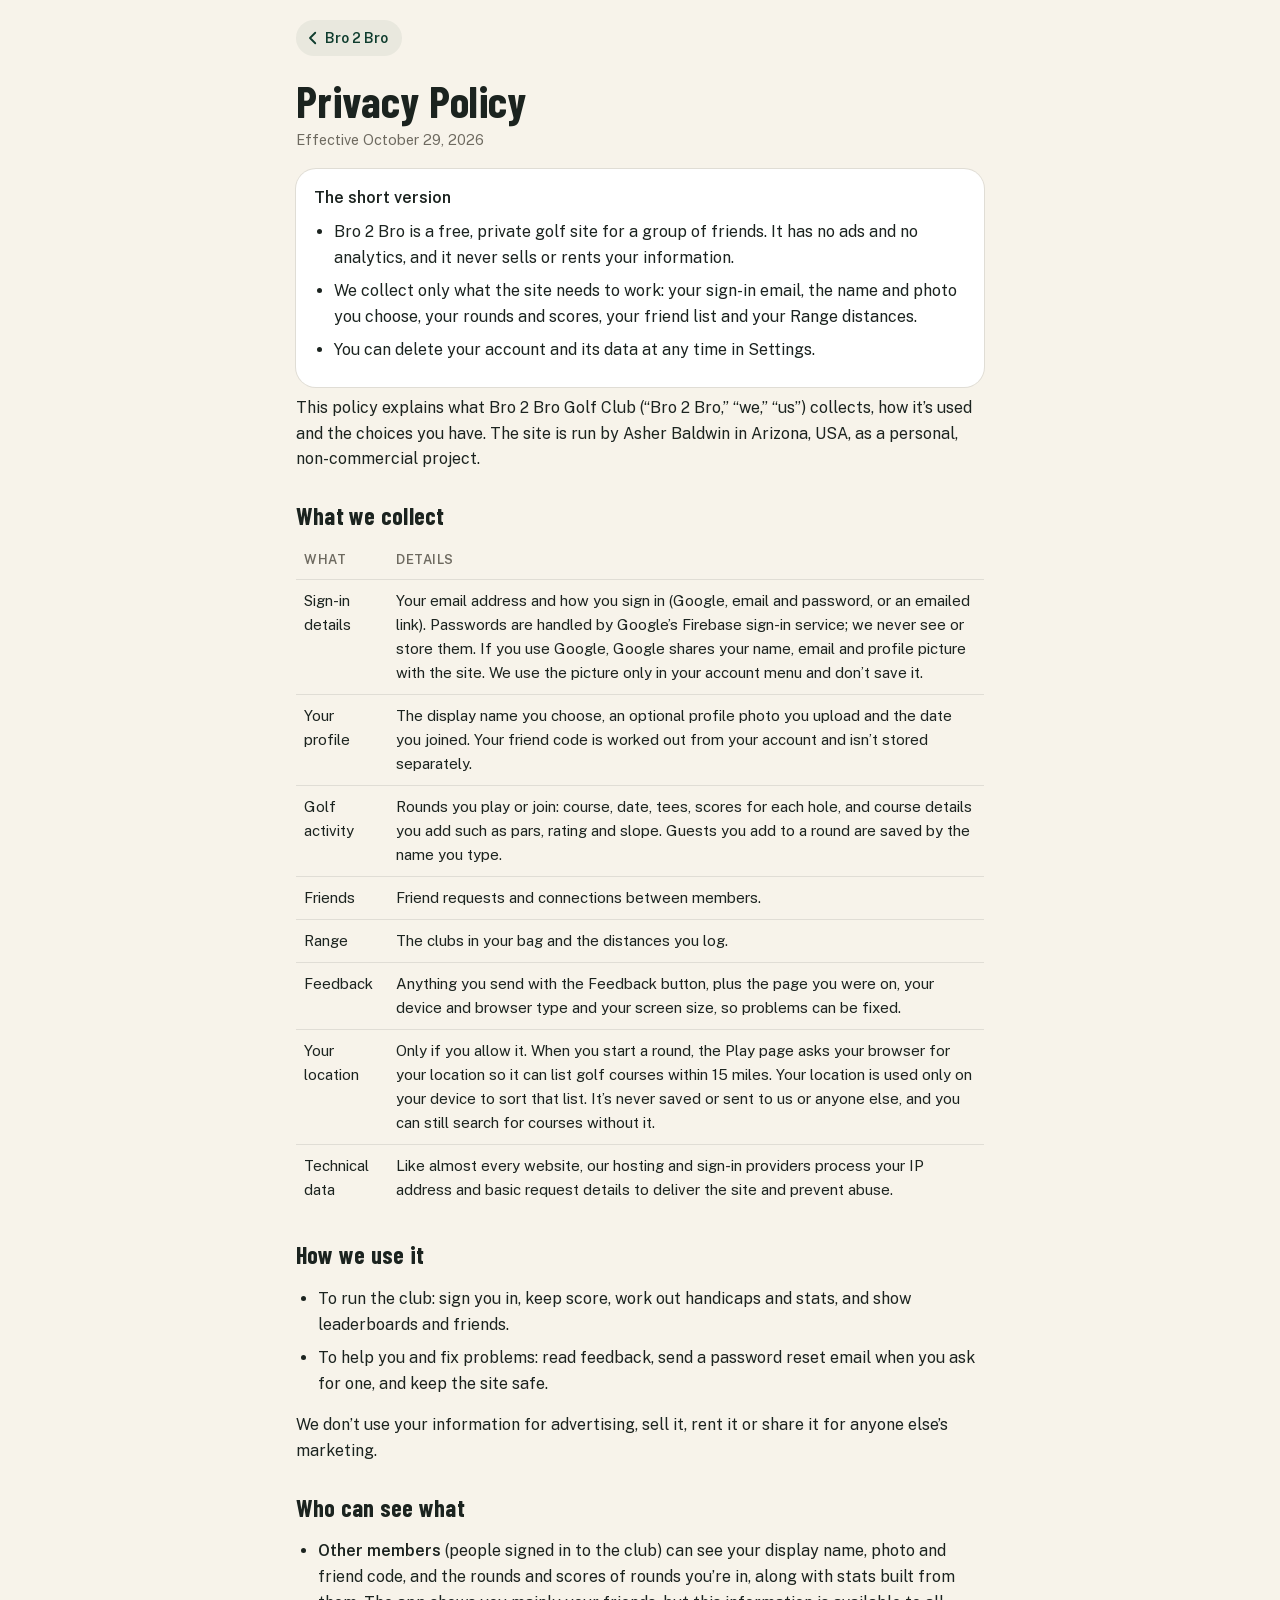
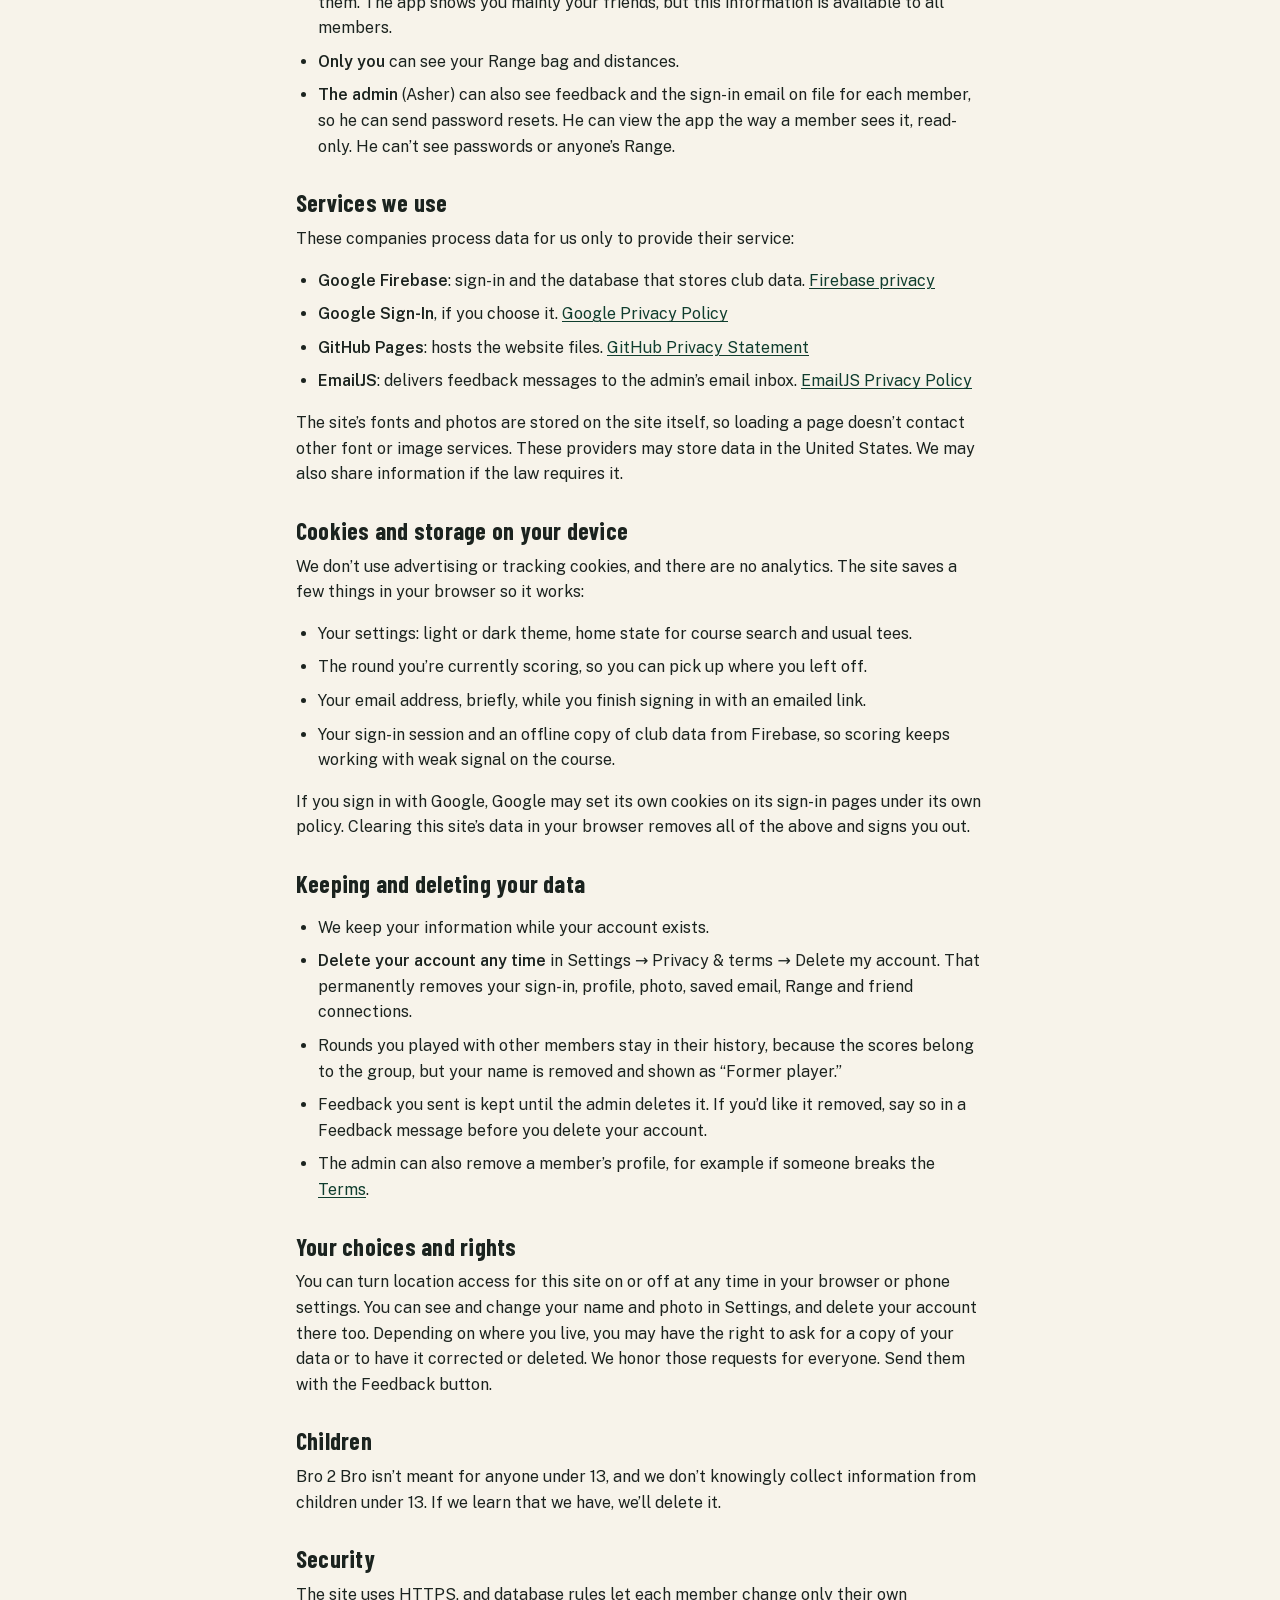
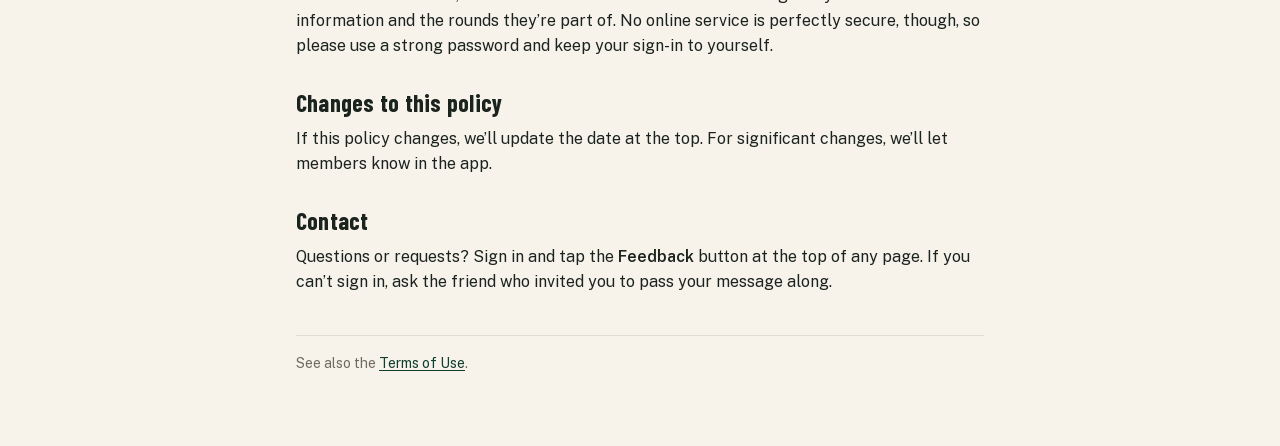
<file: privacy.html>
<!DOCTYPE html>
<html lang="en">
<head>
<meta charset="utf-8">
<meta name="viewport" content="width=device-width, initial-scale=1, viewport-fit=cover">
<title>Privacy Policy · Bro 2 Bro Golf Club</title>
<link rel="icon" type="image/png" href="favicon.png?v=2">
<link href="fonts/fonts.css" rel="stylesheet">
<link href="legal.css" rel="stylesheet">
<script>try{if(localStorage.getItem('ww-theme')==='dark')document.documentElement.dataset.theme='dark'}catch(e){}</script>
</head>
<body>
<main>
<a class="back" href="./"><svg viewBox="0 0 24 24" aria-hidden="true"><path d="M15 5l-7 7 7 7" fill="none" stroke="currentColor" stroke-width="2.4" stroke-linecap="round" stroke-linejoin="round"/></svg>Bro 2 Bro</a>
<h1>Privacy Policy</h1>
<p class="date">Effective October 29, 2026</p>

<div class="sum"><b>The short version</b>
<ul>
<li>Bro 2 Bro is a free, private golf site for a group of friends. It has no ads and no analytics, and it never sells or rents your information.</li>
<li>We collect only what the site needs to work: your sign-in email, the name and photo you choose, your rounds and scores, your friend list and your Range distances.</li>
<li>You can delete your account and its data at any time in Settings.</li>
</ul></div>

<p>This policy explains what Bro 2 Bro Golf Club (“Bro 2 Bro,” “we,” “us”) collects, how it’s used and the choices you have. The site is run by Asher Baldwin in Arizona, USA, as a personal, non-commercial project.</p>

<h2>What we collect</h2>
<table>
<tr><th>What</th><th>Details</th></tr>
<tr><td>Sign-in details</td><td>Your email address and how you sign in (Google, email and password, or an emailed link). Passwords are handled by Google’s Firebase sign-in service; we never see or store them. If you use Google, Google shares your name, email and profile picture with the site. We use the picture only in your account menu and don’t save it.</td></tr>
<tr><td>Your profile</td><td>The display name you choose, an optional profile photo you upload and the date you joined. Your friend code is worked out from your account and isn’t stored separately.</td></tr>
<tr><td>Golf activity</td><td>Rounds you play or join: course, date, tees, scores for each hole, and course details you add such as pars, rating and slope. Guests you add to a round are saved by the name you type.</td></tr>
<tr><td>Friends</td><td>Friend requests and connections between members.</td></tr>
<tr><td>Range</td><td>The clubs in your bag and the distances you log.</td></tr>
<tr><td>Feedback</td><td>Anything you send with the Feedback button, plus the page you were on, your device and browser type and your screen size, so problems can be fixed.</td></tr>
<tr><td>Your location</td><td>Only if you allow it. When you start a round, the Play page asks your browser for your location so it can list golf courses within 15 miles. Your location is used only on your device to sort that list. It’s never saved or sent to us or anyone else, and you can still search for courses without it.</td></tr>
<tr><td>Technical data</td><td>Like almost every website, our hosting and sign-in providers process your IP address and basic request details to deliver the site and prevent abuse.</td></tr>
</table>

<h2>How we use it</h2>
<ul>
<li>To run the club: sign you in, keep score, work out handicaps and stats, and show leaderboards and friends.</li>
<li>To help you and fix problems: read feedback, send a password reset email when you ask for one, and keep the site safe.</li>
</ul>
<p>We don’t use your information for advertising, sell it, rent it or share it for anyone else’s marketing.</p>

<h2>Who can see what</h2>
<ul>
<li><b>Other members</b> (people signed in to the club) can see your display name, photo and friend code, and the rounds and scores of rounds you’re in, along with stats built from them. The app shows you mainly your friends, but this information is available to all members.</li>
<li><b>Only you</b> can see your Range bag and distances.</li>
<li><b>The admin</b> (Asher) can also see feedback and the sign-in email on file for each member, so he can send password resets. He can view the app the way a member sees it, read-only. He can’t see passwords or anyone’s Range.</li>
</ul>

<h2>Services we use</h2>
<p>These companies process data for us only to provide their service:</p>
<ul>
<li><b>Google Firebase</b>: sign-in and the database that stores club data. <a href="https://firebase.google.com/support/privacy">Firebase privacy</a></li>
<li><b>Google Sign-In</b>, if you choose it. <a href="https://policies.google.com/privacy">Google Privacy Policy</a></li>
<li><b>GitHub Pages</b>: hosts the website files. <a href="https://docs.github.com/site-policy/privacy-policies/github-general-privacy-statement">GitHub Privacy Statement</a></li>
<li><b>EmailJS</b>: delivers feedback messages to the admin’s email inbox. <a href="https://www.emailjs.com/legal/privacy-policy/">EmailJS Privacy Policy</a></li>
</ul>
<p>The site’s fonts and photos are stored on the site itself, so loading a page doesn’t contact other font or image services. These providers may store data in the United States. We may also share information if the law requires it.</p>

<h2>Cookies and storage on your device</h2>
<p>We don’t use advertising or tracking cookies, and there are no analytics. The site saves a few things in your browser so it works:</p>
<ul>
<li>Your settings: light or dark theme, home state for course search and usual tees.</li>
<li>The round you’re currently scoring, so you can pick up where you left off.</li>
<li>Your email address, briefly, while you finish signing in with an emailed link.</li>
<li>Your sign-in session and an offline copy of club data from Firebase, so scoring keeps working with weak signal on the course.</li>
</ul>
<p>If you sign in with Google, Google may set its own cookies on its sign-in pages under its own policy. Clearing this site’s data in your browser removes all of the above and signs you out.</p>

<h2>Keeping and deleting your data</h2>
<ul>
<li>We keep your information while your account exists.</li>
<li><b>Delete your account any time</b> in Settings → Privacy &amp; terms → Delete my account. That permanently removes your sign-in, profile, photo, saved email, Range and friend connections.</li>
<li>Rounds you played with other members stay in their history, because the scores belong to the group, but your name is removed and shown as “Former player.”</li>
<li>Feedback you sent is kept until the admin deletes it. If you’d like it removed, say so in a Feedback message before you delete your account.</li>
<li>The admin can also remove a member’s profile, for example if someone breaks the <a href="terms.html">Terms</a>.</li>
</ul>

<h2>Your choices and rights</h2>
<p>You can turn location access for this site on or off at any time in your browser or phone settings. You can see and change your name and photo in Settings, and delete your account there too. Depending on where you live, you may have the right to ask for a copy of your data or to have it corrected or deleted. We honor those requests for everyone. Send them with the Feedback button.</p>

<h2>Children</h2>
<p>Bro 2 Bro isn’t meant for anyone under 13, and we don’t knowingly collect information from children under 13. If we learn that we have, we’ll delete it.</p>

<h2>Security</h2>
<p>The site uses HTTPS, and database rules let each member change only their own information and the rounds they’re part of. No online service is perfectly secure, though, so please use a strong password and keep your sign-in to yourself.</p>

<h2>Changes to this policy</h2>
<p>If this policy changes, we’ll update the date at the top. For significant changes, we’ll let members know in the app.</p>

<h2>Contact</h2>
<p>Questions or requests? Sign in and tap the <b>Feedback</b> button at the top of any page. If you can’t sign in, ask the friend who invited you to pass your message along.</p>

<p class="foot">See also the <a href="terms.html">Terms of Use</a>.</p>
</main>
</body>
</html>
</file>
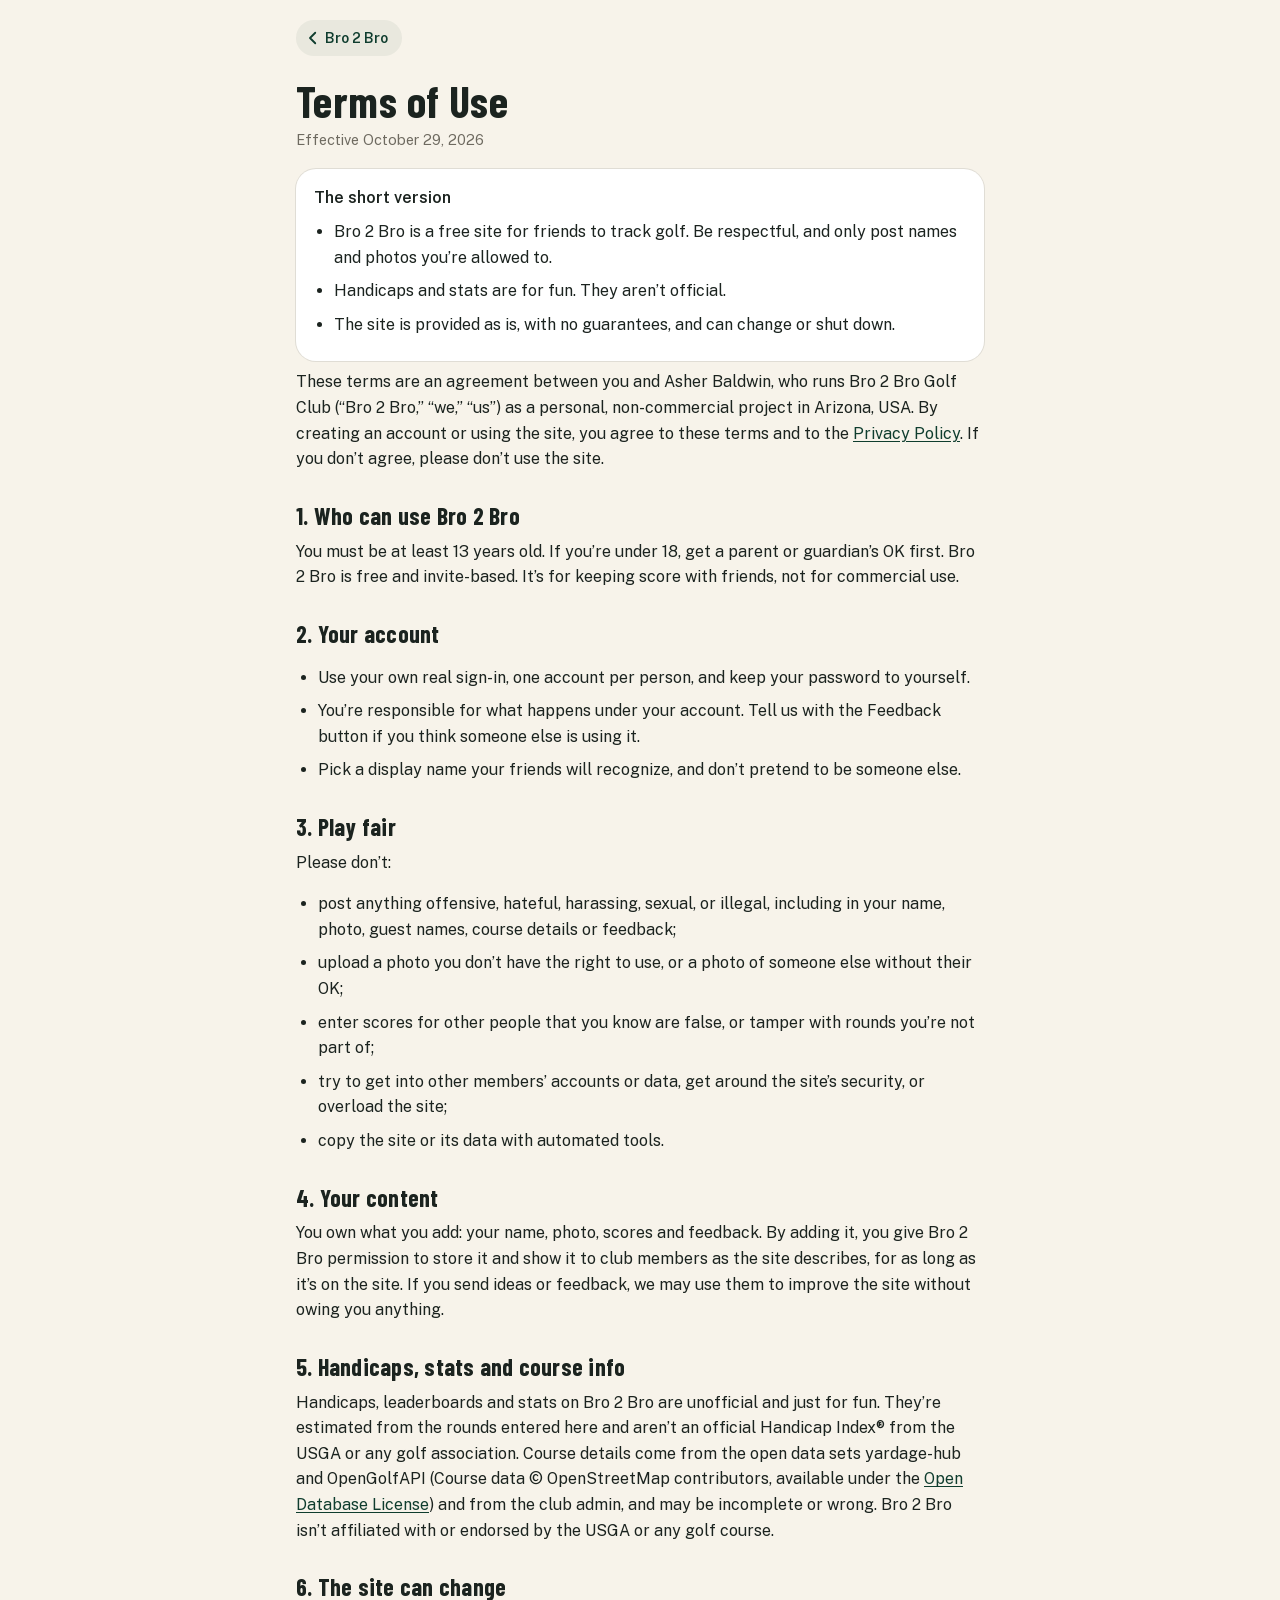
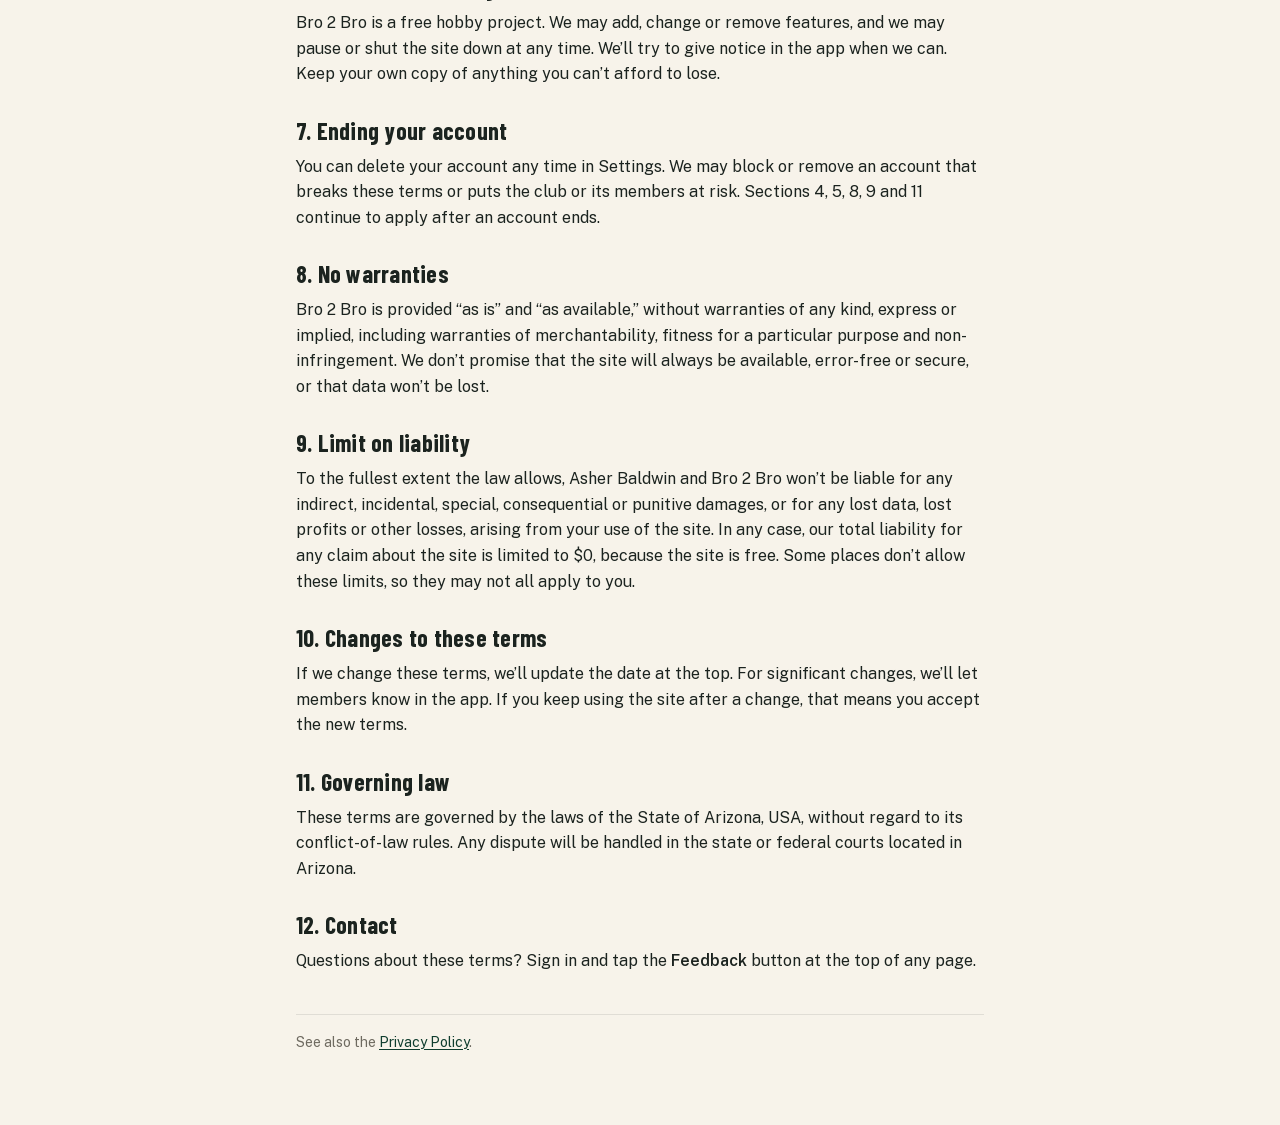
<file: terms.html>
<!DOCTYPE html>
<html lang="en">
<head>
<meta charset="utf-8">
<meta name="viewport" content="width=device-width, initial-scale=1, viewport-fit=cover">
<title>Terms of Use · Bro 2 Bro Golf Club</title>
<link rel="icon" type="image/png" href="favicon.png?v=2">
<link href="fonts/fonts.css" rel="stylesheet">
<link href="legal.css" rel="stylesheet">
<script>try{if(localStorage.getItem('ww-theme')==='dark')document.documentElement.dataset.theme='dark'}catch(e){}</script>
</head>
<body>
<main>
<a class="back" href="./"><svg viewBox="0 0 24 24" aria-hidden="true"><path d="M15 5l-7 7 7 7" fill="none" stroke="currentColor" stroke-width="2.4" stroke-linecap="round" stroke-linejoin="round"/></svg>Bro 2 Bro</a>
<h1>Terms of Use</h1>
<p class="date">Effective October 29, 2026</p>

<div class="sum"><b>The short version</b>
<ul>
<li>Bro 2 Bro is a free site for friends to track golf. Be respectful, and only post names and photos you’re allowed to.</li>
<li>Handicaps and stats are for fun. They aren’t official.</li>
<li>The site is provided as is, with no guarantees, and can change or shut down.</li>
</ul></div>

<p>These terms are an agreement between you and Asher Baldwin, who runs Bro 2 Bro Golf Club (“Bro 2 Bro,” “we,” “us”) as a personal, non-commercial project in Arizona, USA. By creating an account or using the site, you agree to these terms and to the <a href="privacy.html">Privacy Policy</a>. If you don’t agree, please don’t use the site.</p>

<h2>1. Who can use Bro 2 Bro</h2>
<p>You must be at least 13 years old. If you’re under 18, get a parent or guardian’s OK first. Bro 2 Bro is free and invite-based. It’s for keeping score with friends, not for commercial use.</p>

<h2>2. Your account</h2>
<ul>
<li>Use your own real sign-in, one account per person, and keep your password to yourself.</li>
<li>You’re responsible for what happens under your account. Tell us with the Feedback button if you think someone else is using it.</li>
<li>Pick a display name your friends will recognize, and don’t pretend to be someone else.</li>
</ul>

<h2>3. Play fair</h2>
<p>Please don’t:</p>
<ul>
<li>post anything offensive, hateful, harassing, sexual, or illegal, including in your name, photo, guest names, course details or feedback;</li>
<li>upload a photo you don’t have the right to use, or a photo of someone else without their OK;</li>
<li>enter scores for other people that you know are false, or tamper with rounds you’re not part of;</li>
<li>try to get into other members’ accounts or data, get around the site’s security, or overload the site;</li>
<li>copy the site or its data with automated tools.</li>
</ul>

<h2>4. Your content</h2>
<p>You own what you add: your name, photo, scores and feedback. By adding it, you give Bro 2 Bro permission to store it and show it to club members as the site describes, for as long as it’s on the site. If you send ideas or feedback, we may use them to improve the site without owing you anything.</p>

<h2>5. Handicaps, stats and course info</h2>
<p>Handicaps, leaderboards and stats on Bro 2 Bro are unofficial and just for fun. They’re estimated from the rounds entered here and aren’t an official Handicap Index® from the USGA or any golf association. Course details come from the open data sets yardage-hub and OpenGolfAPI (Course data © OpenStreetMap contributors, available under the <a href="https://opendatacommons.org/licenses/odbl/1-0/">Open Database License</a>) and from the club admin, and may be incomplete or wrong. Bro 2 Bro isn’t affiliated with or endorsed by the USGA or any golf course.</p>

<h2>6. The site can change</h2>
<p>Bro 2 Bro is a free hobby project. We may add, change or remove features, and we may pause or shut the site down at any time. We’ll try to give notice in the app when we can. Keep your own copy of anything you can’t afford to lose.</p>

<h2>7. Ending your account</h2>
<p>You can delete your account any time in Settings. We may block or remove an account that breaks these terms or puts the club or its members at risk. Sections 4, 5, 8, 9 and 11 continue to apply after an account ends.</p>

<h2>8. No warranties</h2>
<p>Bro 2 Bro is provided “as is” and “as available,” without warranties of any kind, express or implied, including warranties of merchantability, fitness for a particular purpose and non-infringement. We don’t promise that the site will always be available, error-free or secure, or that data won’t be lost.</p>

<h2>9. Limit on liability</h2>
<p>To the fullest extent the law allows, Asher Baldwin and Bro 2 Bro won’t be liable for any indirect, incidental, special, consequential or punitive damages, or for any lost data, lost profits or other losses, arising from your use of the site. In any case, our total liability for any claim about the site is limited to $0, because the site is free. Some places don’t allow these limits, so they may not all apply to you.</p>

<h2>10. Changes to these terms</h2>
<p>If we change these terms, we’ll update the date at the top. For significant changes, we’ll let members know in the app. If you keep using the site after a change, that means you accept the new terms.</p>

<h2>11. Governing law</h2>
<p>These terms are governed by the laws of the State of Arizona, USA, without regard to its conflict-of-law rules. Any dispute will be handled in the state or federal courts located in Arizona.</p>

<h2>12. Contact</h2>
<p>Questions about these terms? Sign in and tap the <b>Feedback</b> button at the top of any page.</p>

<p class="foot">See also the <a href="privacy.html">Privacy Policy</a>.</p>
</main>
</body>
</html>
</file>
<file: fonts/fonts.css>
/* Barlow Condensed and Public Sans, hosted with the site (SIL Open Font License, see the OFL files here) so visitors never load anything from Google Fonts. */
@font-face{font-family:'Barlow Condensed';font-style:normal;font-weight:500;font-display:swap;src:url(barlow-condensed-500-latin-ext.woff2) format('woff2');unicode-range:U+0100-02BA, U+02BD-02C5, U+02C7-02CC, U+02CE-02D7, U+02DD-02FF, U+0304, U+0308, U+0329, U+1D00-1DBF, U+1E00-1E9F, U+1EF2-1EFF, U+2020, U+20A0-20AB, U+20AD-20C4, U+2113, U+2C60-2C7F, U+A720-A7FF}
@font-face{font-family:'Barlow Condensed';font-style:normal;font-weight:500;font-display:swap;src:url(barlow-condensed-500-latin.woff2) format('woff2');unicode-range:U+0000-00FF, U+0131, U+0152-0153, U+02BB-02BC, U+02C6, U+02DA, U+02DC, U+0304, U+0308, U+0329, U+2000-206F, U+20AC, U+2122, U+2191, U+2193, U+2212, U+2215, U+FEFF, U+FFFD}
@font-face{font-family:'Barlow Condensed';font-style:normal;font-weight:700;font-display:swap;src:url(barlow-condensed-700-latin-ext.woff2) format('woff2');unicode-range:U+0100-02BA, U+02BD-02C5, U+02C7-02CC, U+02CE-02D7, U+02DD-02FF, U+0304, U+0308, U+0329, U+1D00-1DBF, U+1E00-1E9F, U+1EF2-1EFF, U+2020, U+20A0-20AB, U+20AD-20C4, U+2113, U+2C60-2C7F, U+A720-A7FF}
@font-face{font-family:'Barlow Condensed';font-style:normal;font-weight:700;font-display:swap;src:url(barlow-condensed-700-latin.woff2) format('woff2');unicode-range:U+0000-00FF, U+0131, U+0152-0153, U+02BB-02BC, U+02C6, U+02DA, U+02DC, U+0304, U+0308, U+0329, U+2000-206F, U+20AC, U+2122, U+2191, U+2193, U+2212, U+2215, U+FEFF, U+FFFD}
@font-face{font-family:'Public Sans';font-style:normal;font-weight:400;font-display:swap;src:url(public-sans-latin-ext.woff2) format('woff2');unicode-range:U+0100-02BA, U+02BD-02C5, U+02C7-02CC, U+02CE-02D7, U+02DD-02FF, U+0304, U+0308, U+0329, U+1D00-1DBF, U+1E00-1E9F, U+1EF2-1EFF, U+2020, U+20A0-20AB, U+20AD-20C4, U+2113, U+2C60-2C7F, U+A720-A7FF}
@font-face{font-family:'Public Sans';font-style:normal;font-weight:400;font-display:swap;src:url(public-sans-latin.woff2) format('woff2');unicode-range:U+0000-00FF, U+0131, U+0152-0153, U+02BB-02BC, U+02C6, U+02DA, U+02DC, U+0304, U+0308, U+0329, U+2000-206F, U+20AC, U+2122, U+2191, U+2193, U+2212, U+2215, U+FEFF, U+FFFD}
@font-face{font-family:'Public Sans';font-style:normal;font-weight:600;font-display:swap;src:url(public-sans-latin-ext.woff2) format('woff2');unicode-range:U+0100-02BA, U+02BD-02C5, U+02C7-02CC, U+02CE-02D7, U+02DD-02FF, U+0304, U+0308, U+0329, U+1D00-1DBF, U+1E00-1E9F, U+1EF2-1EFF, U+2020, U+20A0-20AB, U+20AD-20C4, U+2113, U+2C60-2C7F, U+A720-A7FF}
@font-face{font-family:'Public Sans';font-style:normal;font-weight:600;font-display:swap;src:url(public-sans-latin.woff2) format('woff2');unicode-range:U+0000-00FF, U+0131, U+0152-0153, U+02BB-02BC, U+02C6, U+02DA, U+02DC, U+0304, U+0308, U+0329, U+2000-206F, U+20AC, U+2122, U+2191, U+2193, U+2212, U+2215, U+FEFF, U+FFFD}
</file>
<file: legal.css>
/* Shared look for privacy.html and terms.html: the classic Clubhouse colors, with dark mode following the site's saved theme. */
:root{--bg:#F7F3EA;--card:#fff;--ink:#1B231F;--mute:#6E6A60;--hair:rgba(27,35,31,.1);--accent:#0F3D2E;--metal:#9C7A45;--fill:rgba(15,61,46,.06)}
:root[data-theme="dark"]{--bg:#0B1411;--card:#16211C;--ink:#F2EDE2;--mute:#A39E92;--hair:rgba(242,237,226,.1);--accent:#D9B77E;--metal:#D9B77E;--fill:rgba(242,237,226,.07)}
*{box-sizing:border-box}
html{-webkit-text-size-adjust:100%}
body{margin:0;background:var(--bg);color:var(--ink);font:400 16px/1.6 "Public Sans",system-ui,sans-serif}
main{max-width:720px;margin:0 auto;padding:20px 16px 64px}
.back{display:inline-flex;align-items:center;gap:3px;height:36px;padding:0 14px 0 8px;border-radius:999px;background:var(--fill);color:var(--accent);font:600 14px "Public Sans",sans-serif;text-decoration:none;white-space:nowrap}
.back svg{width:18px;height:18px}
h1{font:700 clamp(30px,9vw,44px)/1.05 "Barlow Condensed","Arial Narrow",sans-serif;margin:22px 0 4px;letter-spacing:.01em}
h2{font:700 24px/1.2 "Barlow Condensed","Arial Narrow",sans-serif;margin:30px 0 6px;letter-spacing:.01em}
.date{color:var(--mute);margin:0 0 18px;font-size:14.5px}
.sum{background:var(--card);border-radius:20px;padding:16px 18px;box-shadow:0 0 0 1px var(--hair);margin:18px 0 8px}
.sum ul{margin:6px 0 0;padding-left:20px}
p,li{margin:8px 0}
ul{padding-left:22px}
a{color:var(--accent);text-underline-offset:2px}
table{width:100%;border-collapse:collapse;margin:10px 0;font-size:15px}
th,td{text-align:left;vertical-align:top;padding:9px 8px;border-top:1px solid var(--hair)}
th{color:var(--mute);font-weight:600;font-size:13px;letter-spacing:.04em;text-transform:uppercase;border-top:0}
code{font-size:14px;background:var(--fill);padding:1px 6px;border-radius:6px}
.foot{margin-top:40px;padding-top:16px;border-top:1px solid var(--hair);color:var(--mute);font-size:14px}
</file>
